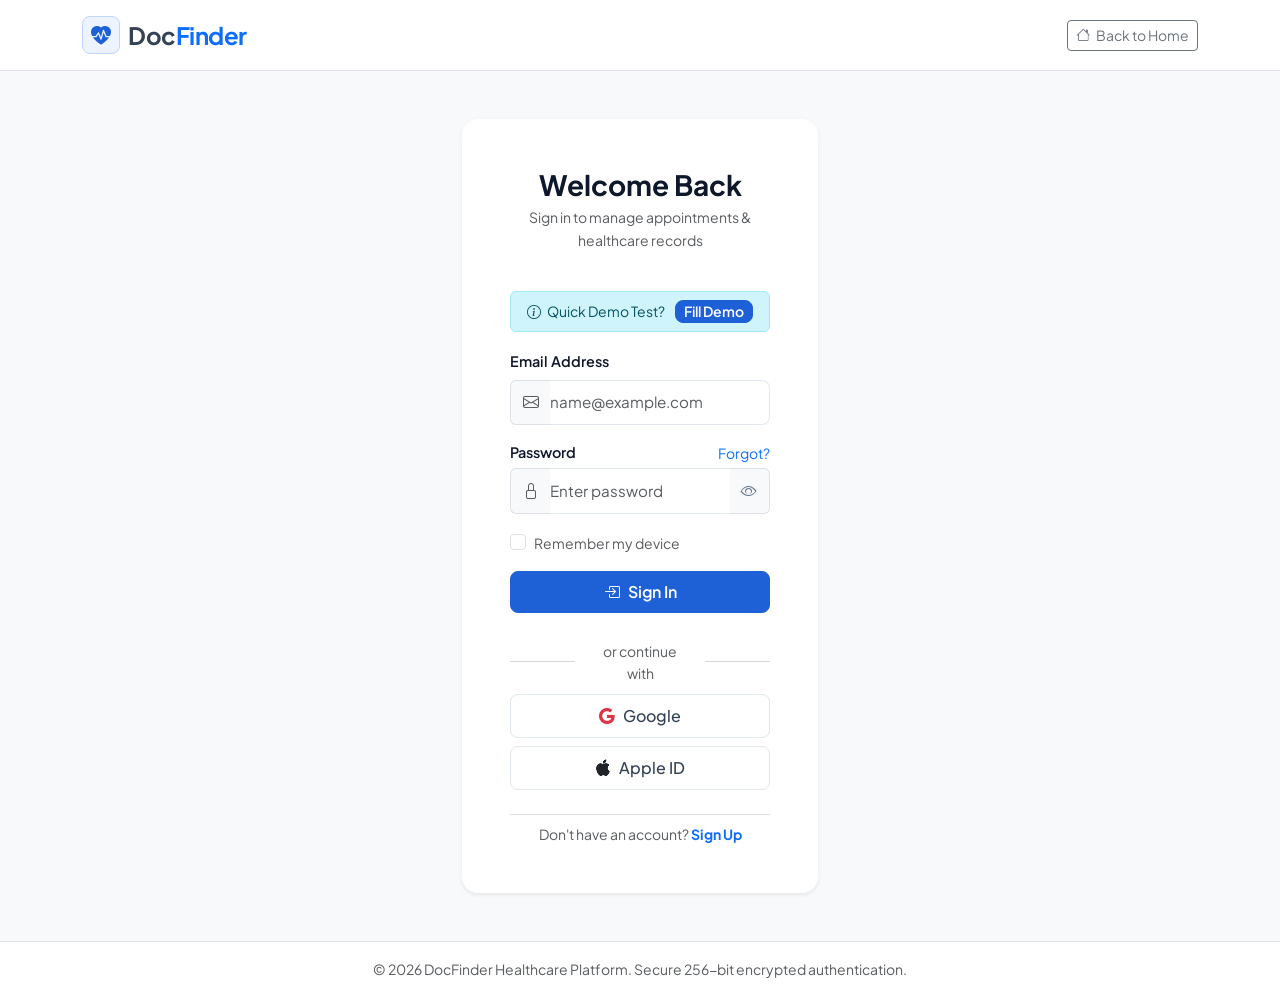
<file: docfinder/login.html>
<!DOCTYPE html>
<html lang="en">
<head>
  <meta charset="UTF-8">
  <meta name="viewport" content="width=device-width, initial-scale=1.0">
  <title>DocFinder - Login to Your Account</title>
  <meta name="description" content="Access your DocFinder account to manage doctor appointments and view medical records.">

  <!-- Google Fonts: Plus Jakarta Sans -->
  <link rel="preconnect" href="https://fonts.googleapis.com">
  <link rel="preconnect" href="https://fonts.gstatic.com" crossorigin>
  <link href="https://fonts.googleapis.com/css2?family=Plus+Jakarta+Sans:wght@400;500;600;700;800&display=swap" rel="stylesheet">

  <!-- Bootstrap 5 CSS CDN -->
  <link href="https://cdn.jsdelivr.net/npm/bootstrap@5.3.3/dist/css/bootstrap.min.css" rel="stylesheet">
  
  <!-- Bootstrap Icons CDN -->
  <link rel="stylesheet" href="https://cdn.jsdelivr.net/npm/bootstrap-icons@1.11.3/font/bootstrap-icons.min.css">

  <!-- Custom Stylesheet -->
  <link rel="stylesheet" href="css/style.css">
</head>
<body class="bg-light d-flex flex-column min-vh-100">

  <!-- Simple Header -->
  <header class="py-3 bg-white border-bottom">
    <div class="container d-flex justify-content-between align-items-center">
      <a class="navbar-brand d-flex align-items-center gap-2" href="index.html">
        <span class="brand-icon-wrapper">
          <i class="bi bi-heart-pulse-fill"></i>
        </span>
        <span class="brand-text fs-4 fw-bold">Doc<span class="text-primary">Finder</span></span>
      </a>
      <a href="index.html" class="btn btn-outline-secondary btn-sm">
        <i class="bi bi-house me-1"></i> Back to Home
      </a>
    </div>
  </header>

  <!-- Login Card Section -->
  <main class="flex-grow-1 d-flex align-items-center py-5">
    <div class="container">
      <div class="row justify-content-center">
        <div class="col-md-8 col-lg-5 col-xl-4">
          <div class="card border-0 shadow-sm p-4 p-md-5" style="border-radius: var(--df-radius-lg);">
            <div class="text-center mb-4">
              <h3 class="fw-bold mb-1">Welcome Back</h3>
              <p class="text-muted small">Sign in to manage appointments & healthcare records</p>
            </div>

            <!-- Demo Fill Assistant -->
            <div class="alert alert-info py-2 px-3 small d-flex align-items-center justify-content-between mb-3">
              <span><i class="bi bi-info-circle me-1"></i> Quick Demo Test?</span>
              <button type="button" class="btn btn-sm btn-primary-docfinder py-0 px-2 small" id="btn-demo-login">Fill Demo</button>
            </div>

            <!-- Login Form -->
            <form id="login-form">
              <div class="mb-3">
                <label for="login-email" class="form-label-docfinder">Email Address</label>
                <div class="input-group">
                  <span class="input-group-text bg-light border-end-0 text-muted"><i class="bi bi-envelope"></i></span>
                  <input type="email" class="form-control form-control-docfinder border-start-0 ps-0" id="login-email" required placeholder="name@example.com">
                </div>
              </div>

              <div class="mb-3">
                <div class="d-flex justify-content-between align-items-center mb-1">
                  <label for="login-password" class="form-label-docfinder mb-0">Password</label>
                  <a href="#" class="small text-primary text-decoration-none" data-bs-toggle="modal" data-bs-target="#forgotPasswordModal">Forgot?</a>
                </div>
                <div class="input-group">
                  <span class="input-group-text bg-light border-end-0 text-muted"><i class="bi bi-lock"></i></span>
                  <input type="password" class="form-control form-control-docfinder border-start-0 border-end-0 ps-0" id="login-password" required placeholder="Enter password">
                  <span class="input-group-text bg-light border-start-0 password-toggle-btn" data-target="login-password">
                    <i class="bi bi-eye"></i>
                  </span>
                </div>
              </div>

              <div class="mb-3 form-check">
                <input type="checkbox" class="form-check-input" id="rememberMe">
                <label class="form-check-label small text-muted" for="rememberMe">Remember my device</label>
              </div>

              <button type="submit" class="btn btn-primary-docfinder w-100 py-2 mb-3">
                <i class="bi bi-box-arrow-in-right"></i> Sign In
              </button>
            </form>

            <div class="position-relative text-center my-3">
              <hr class="text-muted">
              <span class="position-absolute top-50 start-50 translate-middle bg-white px-3 small text-muted">or continue with</span>
            </div>

            <!-- Social Logins -->
            <div class="d-grid gap-2">
              <button class="btn btn-light-docfinder d-flex align-items-center justify-content-center gap-2">
                <i class="bi bi-google text-danger"></i> Google
              </button>
              <button class="btn btn-light-docfinder d-flex align-items-center justify-content-center gap-2">
                <i class="bi bi-apple text-dark"></i> Apple ID
              </button>
            </div>

            <div class="text-center mt-4 pt-2 border-top">
              <p class="small text-muted mb-0">
                Don't have an account? <a href="register.html" class="text-primary fw-bold">Sign Up</a>
              </p>
            </div>
          </div>
        </div>
      </div>
    </div>
  </main>

  <!-- Forgot Password Modal -->
  <div class="modal fade" id="forgotPasswordModal" tabindex="-1" aria-labelledby="forgotPasswordModalLabel" aria-hidden="true">
    <div class="modal-dialog modal-dialog-centered">
      <div class="modal-content border-0 shadow">
        <div class="modal-header border-bottom-0 pb-0">
          <h5 class="modal-title fw-bold" id="forgotPasswordModalLabel">Reset Password</h5>
          <button type="button" class="btn-close" data-bs-dismiss="modal" aria-label="Close"></button>
        </div>
        <div class="modal-body">
          <p class="text-muted small">Enter the email address registered with your account and we will send a password reset code.</p>
          <div class="mb-3">
            <label class="form-label-docfinder">Registered Email</label>
            <input type="email" class="form-control form-control-docfinder" placeholder="e.g. sarah@example.com">
          </div>
        </div>
        <div class="modal-footer border-top-0 pt-0">
          <button type="button" class="btn btn-outline-secondary" data-bs-dismiss="modal">Cancel</button>
          <button type="button" class="btn btn-primary-docfinder" data-bs-dismiss="modal" onclick="alert('Reset link dispatched to your email!')">Send Reset Link</button>
        </div>
      </div>
    </div>
  </div>

  <!-- Footer Notice -->
  <footer class="py-3 text-center text-muted small bg-white border-top">
    <div class="container">
      &copy; 2026 DocFinder Healthcare Platform. Secure 256-bit encrypted authentication.
    </div>
  </footer>

  <!-- Bootstrap 5 JS Bundle CDN -->
  <script src="https://cdn.jsdelivr.net/npm/bootstrap@5.3.3/dist/js/bootstrap.bundle.min.js"></script>

  <!-- Core JavaScript -->
  <script src="js/script.js"></script>
</body>
</html>
</file>
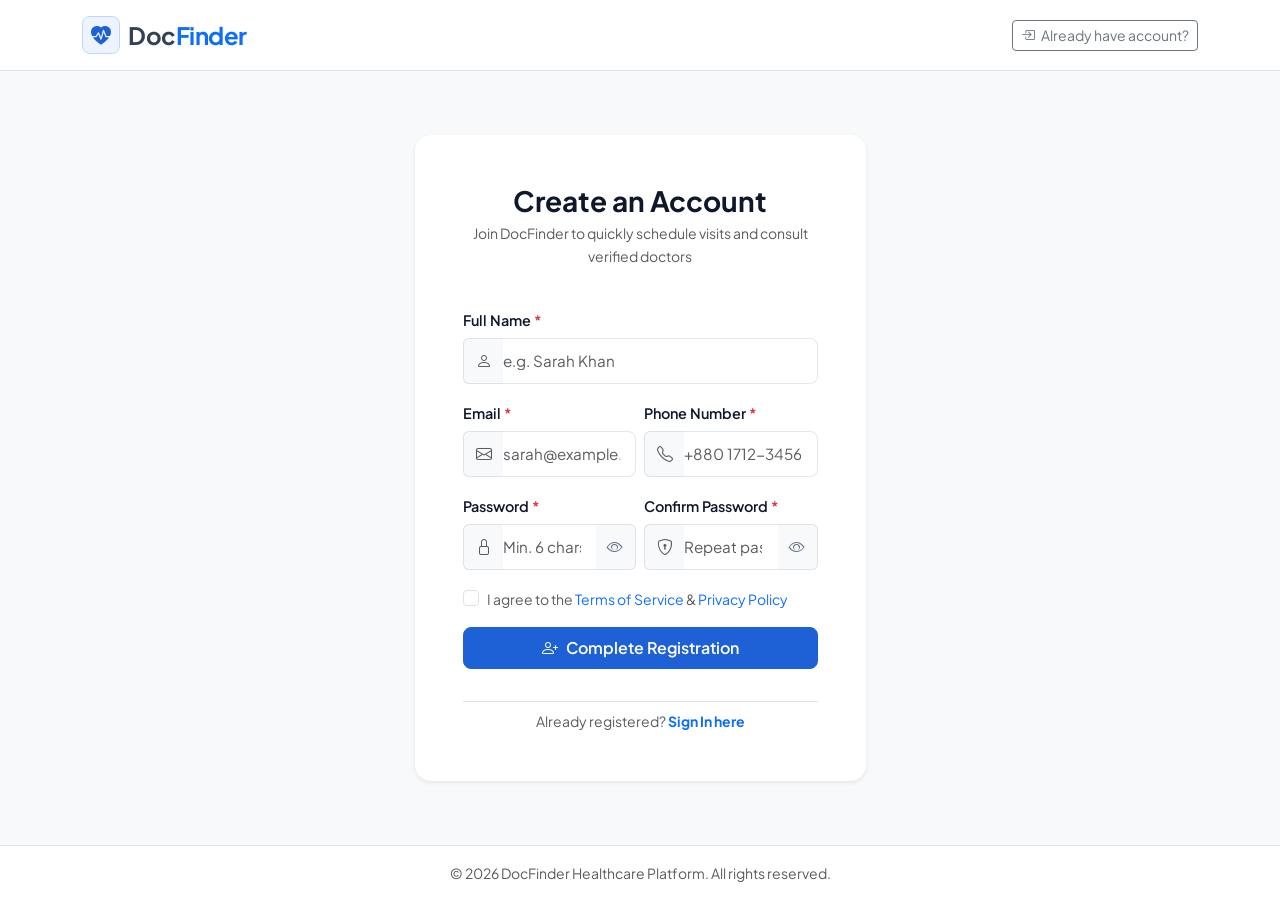
<file: docfinder/register.html>
<!DOCTYPE html>
<html lang="en">
<head>
  <meta charset="UTF-8">
  <meta name="viewport" content="width=device-width, initial-scale=1.0">
  <title>DocFinder - Create Patient Account</title>
  <meta name="description" content="Register an account on DocFinder to easily book specialist doctors and manage chamber appointments.">

  <!-- Google Fonts: Plus Jakarta Sans -->
  <link rel="preconnect" href="https://fonts.googleapis.com">
  <link rel="preconnect" href="https://fonts.gstatic.com" crossorigin>
  <link href="https://fonts.googleapis.com/css2?family=Plus+Jakarta+Sans:wght@400;500;600;700;800&display=swap" rel="stylesheet">

  <!-- Bootstrap 5 CSS CDN -->
  <link href="https://cdn.jsdelivr.net/npm/bootstrap@5.3.3/dist/css/bootstrap.min.css" rel="stylesheet">
  
  <!-- Bootstrap Icons CDN -->
  <link rel="stylesheet" href="https://cdn.jsdelivr.net/npm/bootstrap-icons@1.11.3/font/bootstrap-icons.min.css">

  <!-- Custom Stylesheet -->
  <link rel="stylesheet" href="css/style.css">
</head>
<body class="bg-light d-flex flex-column min-vh-100">

  <!-- Simple Header -->
  <header class="py-3 bg-white border-bottom">
    <div class="container d-flex justify-content-between align-items-center">
      <a class="navbar-brand d-flex align-items-center gap-2" href="index.html">
        <span class="brand-icon-wrapper">
          <i class="bi bi-heart-pulse-fill"></i>
        </span>
        <span class="brand-text fs-4 fw-bold">Doc<span class="text-primary">Finder</span></span>
      </a>
      <a href="login.html" class="btn btn-outline-secondary btn-sm">
        <i class="bi bi-box-arrow-in-right me-1"></i> Already have account?
      </a>
    </div>
  </header>

  <!-- Registration Card Section -->
  <main class="flex-grow-1 d-flex align-items-center py-5">
    <div class="container">
      <div class="row justify-content-center">
        <div class="col-md-9 col-lg-6 col-xl-5">
          <div class="card border-0 shadow-sm p-4 p-md-5" style="border-radius: var(--df-radius-lg);">
            <div class="text-center mb-4">
              <h3 class="fw-bold mb-1">Create an Account</h3>
              <p class="text-muted small">Join DocFinder to quickly schedule visits and consult verified doctors</p>
            </div>

            <!-- Registration Form -->
            <form id="register-form">
              <div class="mb-3">
                <label for="reg-name" class="form-label-docfinder">Full Name <span class="text-danger">*</span></label>
                <div class="input-group">
                  <span class="input-group-text bg-light border-end-0 text-muted"><i class="bi bi-person"></i></span>
                  <input type="text" class="form-control form-control-docfinder border-start-0 ps-0" id="reg-name" required placeholder="e.g. Sarah Khan">
                </div>
              </div>

              <div class="row g-2 mb-3">
                <div class="col-md-6">
                  <label for="reg-email" class="form-label-docfinder">Email <span class="text-danger">*</span></label>
                  <div class="input-group">
                    <span class="input-group-text bg-light border-end-0 text-muted"><i class="bi bi-envelope"></i></span>
                    <input type="email" class="form-control form-control-docfinder border-start-0 ps-0" id="reg-email" required placeholder="sarah@example.com">
                  </div>
                </div>

                <div class="col-md-6">
                  <label for="reg-phone" class="form-label-docfinder">Phone Number <span class="text-danger">*</span></label>
                  <div class="input-group">
                    <span class="input-group-text bg-light border-end-0 text-muted"><i class="bi bi-telephone"></i></span>
                    <input type="tel" class="form-control form-control-docfinder border-start-0 ps-0" id="reg-phone" required placeholder="+880 1712-345678">
                  </div>
                </div>
              </div>

              <div class="row g-2 mb-3">
                <div class="col-md-6">
                  <label for="reg-password" class="form-label-docfinder">Password <span class="text-danger">*</span></label>
                  <div class="input-group">
                    <span class="input-group-text bg-light border-end-0 text-muted"><i class="bi bi-lock"></i></span>
                    <input type="password" class="form-control form-control-docfinder border-start-0 border-end-0 ps-0" id="reg-password" required placeholder="Min. 6 chars">
                    <span class="input-group-text bg-light border-start-0 password-toggle-btn" data-target="reg-password">
                      <i class="bi bi-eye"></i>
                    </span>
                  </div>
                </div>

                <div class="col-md-6">
                  <label for="reg-confirm-password" class="form-label-docfinder">Confirm Password <span class="text-danger">*</span></label>
                  <div class="input-group">
                    <span class="input-group-text bg-light border-end-0 text-muted"><i class="bi bi-shield-lock"></i></span>
                    <input type="password" class="form-control form-control-docfinder border-start-0 border-end-0 ps-0" id="reg-confirm-password" required placeholder="Repeat password">
                    <span class="input-group-text bg-light border-start-0 password-toggle-btn" data-target="reg-confirm-password">
                      <i class="bi bi-eye"></i>
                    </span>
                  </div>
                </div>
              </div>

              <div class="mb-3 form-check">
                <input type="checkbox" class="form-check-input" id="reg-terms" required>
                <label class="form-check-label small text-muted" for="reg-terms">
                  I agree to the <a href="#" data-bs-toggle="modal" data-bs-target="#termsModal" class="text-primary">Terms of Service</a> & <a href="#" class="text-primary">Privacy Policy</a>
                </label>
              </div>

              <button type="submit" class="btn btn-primary-docfinder w-100 py-2 mb-3">
                <i class="bi bi-person-plus"></i> Complete Registration
              </button>
            </form>

            <div class="text-center mt-3 pt-2 border-top">
              <p class="small text-muted mb-0">
                Already registered? <a href="login.html" class="text-primary fw-bold">Sign In here</a>
              </p>
            </div>
          </div>
        </div>
      </div>
    </div>
  </main>

  <!-- Terms Modal -->
  <div class="modal fade" id="termsModal" tabindex="-1" aria-labelledby="termsModalLabel" aria-hidden="true">
    <div class="modal-dialog modal-dialog-centered modal-dialog-scrollable">
      <div class="modal-content border-0 shadow">
        <div class="modal-header">
          <h5 class="modal-title fw-bold" id="termsModalLabel">DocFinder Terms & Conditions</h5>
          <button type="button" class="btn-close" data-bs-dismiss="modal" aria-label="Close"></button>
        </div>
        <div class="modal-body small text-muted">
          <h6>1. Healthcare Information</h6>
          <p>DocFinder acts as an informational directory and scheduling intermediary connecting registered patients with licensed medical practitioners.</p>
          <h6>2. Appointment Confirmation</h6>
          <p>Upon booking, slots are reserved in real time. Patients receive SMS notifications. In emergency cases, please contact local emergency emergency facilities directly.</p>
          <h6>3. Privacy & Health Records</h6>
          <p>Your health data and contact numbers are encrypted and protected in accordance with national health privacy compliance.</p>
        </div>
        <div class="modal-footer">
          <button type="button" class="btn btn-primary-docfinder" data-bs-dismiss="modal">I Understand</button>
        </div>
      </div>
    </div>
  </div>

  <!-- Footer Notice -->
  <footer class="py-3 text-center text-muted small bg-white border-top">
    <div class="container">
      &copy; 2026 DocFinder Healthcare Platform. All rights reserved.
    </div>
  </footer>

  <!-- Bootstrap 5 JS Bundle CDN -->
  <script src="https://cdn.jsdelivr.net/npm/bootstrap@5.3.3/dist/js/bootstrap.bundle.min.js"></script>

  <!-- Core JavaScript -->
  <script src="js/script.js"></script>
</body>
</html>
</file>
<file: docfinder/css/style.css>
/* ==========================================================================
   DocFinder - Modern Healthcare Platform Stylesheet
   Based on DocFinder UI Presentation
   ========================================================================== */

:root {
  /* Brand Colors - matching PDF presentation */
  --df-primary: #1e60d5;
  --df-primary-hover: #154fb5;
  --df-primary-dark: #0f357e;
  --df-primary-subtle: #edf4ff;
  --df-primary-border: #bfd7ff;
  
  --df-secondary: #0ea5e9;
  --df-success: #10b981;
  --df-success-subtle: #d1fae5;
  --df-warning: #f59e0b;
  --df-warning-subtle: #fef3c7;
  --df-danger: #ef4444;
  --df-danger-subtle: #fee2e2;

  /* Neutrals */
  --df-dark: #0f172a;
  --df-slate: #1e293b;
  --df-body: #334155;
  --df-muted: #64748b;
  --df-light: #f8fafc;
  --df-card-bg: #ffffff;
  --df-border: #e2e8f0;
  --df-border-subtle: #f1f5f9;

  /* Typography */
  --df-font-sans: 'Plus Jakarta Sans', system-ui, -apple-system, BlinkMacSystemFont, 'Segoe UI', Roboto, 'Helvetica Neue', sans-serif;

  /* Geometry & Shadows */
  --df-radius-sm: 8px;
  --df-radius: 12px;
  --df-radius-lg: 16px;
  --df-radius-xl: 24px;
  --df-radius-pill: 9999px;

  --df-shadow-xs: 0 1px 2px rgba(15, 23, 42, 0.05);
  --df-shadow-sm: 0 2px 6px rgba(15, 23, 42, 0.06);
  --df-shadow: 0 6px 20px -3px rgba(15, 23, 42, 0.07), 0 2px 6px -2px rgba(15, 23, 42, 0.04);
  --df-shadow-hover: 0 14px 28px -4px rgba(15, 23, 42, 0.12), 0 4px 10px -2px rgba(15, 23, 42, 0.06);

  --df-transition: all 0.25s cubic-bezier(0.4, 0, 0.2, 1);
}

/* Base Setup */
*, *::before, *::after {
  box-sizing: border-box;
}

body {
  font-family: var(--df-font-sans);
  color: var(--df-body);
  background-color: var(--df-light);
  line-height: 1.6;
  -webkit-font-smoothing: antialiased;
  -moz-osx-font-smoothing: grayscale;
  overflow-x: hidden;
  min-height: 100vh;
  display: flex;
  flex-direction: column;
}

main {
  flex: 1 0 auto;
}

h1, h2, h3, h4, h5, h6 {
  color: var(--df-dark);
  font-weight: 700;
  line-height: 1.25;
}

a {
  color: var(--df-primary);
  text-decoration: none;
  transition: var(--df-transition);
}

a:hover {
  color: var(--df-primary-hover);
}

/* ==========================================================================
   Custom UI / Navigation Header
   ========================================================================== */
.navbar-docfinder {
  background: var(--df-card-bg);
  border-bottom: 1px solid var(--df-border);
  padding: 0.85rem 0;
  transition: var(--df-transition);
}

.navbar-docfinder .navbar-brand {
  display: inline-flex;
  align-items: center;
  gap: 0.6rem;
  font-weight: 800;
  font-size: 1.35rem;
  color: var(--df-dark);
}

.brand-icon-wrapper {
  width: 38px;
  height: 38px;
  background: var(--df-primary-subtle);
  color: var(--df-primary);
  border-radius: var(--df-radius-sm);
  display: inline-flex;
  align-items: center;
  justify-content: center;
  font-size: 1.25rem;
  border: 1px solid var(--df-primary-border);
}

.brand-text {
  letter-spacing: -0.02em;
}

.brand-text span {
  color: var(--df-primary);
}

.navbar-docfinder .nav-link {
  color: var(--df-body);
  font-weight: 500;
  font-size: 0.95rem;
  padding: 0.5rem 1rem !important;
  border-radius: var(--df-radius-sm);
  transition: var(--df-transition);
}

.navbar-docfinder .nav-link:hover,
.navbar-docfinder .nav-link.active {
  color: var(--df-primary);
  background: var(--df-primary-subtle);
}

.btn-primary-docfinder {
  background-color: var(--df-primary);
  border-color: var(--df-primary);
  color: #ffffff;
  font-weight: 600;
  padding: 0.6rem 1.4rem;
  border-radius: var(--df-radius-sm);
  transition: var(--df-transition);
  display: inline-flex;
  align-items: center;
  justify-content: center;
  gap: 0.5rem;
}

.btn-primary-docfinder:hover,
.btn-primary-docfinder:focus {
  background-color: var(--df-primary-hover);
  border-color: var(--df-primary-hover);
  color: #ffffff;
  box-shadow: 0 4px 12px rgba(30, 96, 213, 0.35);
  transform: translateY(-1px);
}

.btn-outline-docfinder {
  background-color: transparent;
  border: 1px solid var(--df-primary);
  color: var(--df-primary);
  font-weight: 600;
  padding: 0.55rem 1.3rem;
  border-radius: var(--df-radius-sm);
  transition: var(--df-transition);
  display: inline-flex;
  align-items: center;
  justify-content: center;
  gap: 0.5rem;
}

.btn-outline-docfinder:hover {
  background-color: var(--df-primary-subtle);
  border-color: var(--df-primary);
  color: var(--df-primary-hover);
  transform: translateY(-1px);
}

.btn-light-docfinder {
  background-color: #ffffff;
  border: 1px solid var(--df-border);
  color: var(--df-body);
  font-weight: 500;
  padding: 0.55rem 1.2rem;
  border-radius: var(--df-radius-sm);
  transition: var(--df-transition);
}

.btn-light-docfinder:hover {
  background-color: var(--df-light);
  border-color: var(--df-muted);
  color: var(--df-dark);
}

/* ==========================================================================
   Hero Section (as shown on Page 2)
   ========================================================================== */
.hero-section {
  padding: 4.5rem 0 3.5rem;
  background: radial-gradient(circle at 50% 20%, rgba(237, 244, 255, 0.7) 0%, rgba(248, 250, 252, 0.9) 70%);
  text-align: center;
  position: relative;
}

.hero-badge {
  display: inline-flex;
  align-items: center;
  gap: 0.5rem;
  padding: 0.4rem 1rem;
  background: var(--df-primary-subtle);
  color: var(--df-primary);
  border: 1px solid var(--df-primary-border);
  border-radius: var(--df-radius-pill);
  font-size: 0.85rem;
  font-weight: 600;
  margin-bottom: 1.5rem;
}

.hero-title {
  font-size: 2.75rem;
  font-weight: 800;
  color: var(--df-dark);
  letter-spacing: -0.03em;
  margin-bottom: 1rem;
}

.hero-subtitle {
  font-size: 1.15rem;
  color: var(--df-muted);
  max-width: 620px;
  margin: 0 auto 2.5rem;
}

/* Hero Search Component */
.hero-search-box {
  max-width: 820px;
  margin: 0 auto;
  background: #ffffff;
  padding: 0.5rem;
  border-radius: var(--df-radius-lg);
  border: 1px solid var(--df-border);
  box-shadow: var(--df-shadow);
  transition: var(--df-transition);
}

.hero-search-box:focus-within {
  border-color: var(--df-primary);
  box-shadow: 0 8px 30px rgba(30, 96, 213, 0.15);
}

.hero-search-inner {
  display: flex;
  flex-wrap: wrap;
  align-items: center;
  gap: 0.5rem;
}

.search-input-group {
  flex: 1 1 240px;
  display: flex;
  align-items: center;
  gap: 0.6rem;
  padding: 0.4rem 0.8rem;
  border-right: 1px solid var(--df-border);
}

.search-input-group:last-of-type {
  border-right: none;
}

@media (max-width: 767.98px) {
  .search-input-group {
    border-right: none;
    border-bottom: 1px solid var(--df-border);
    padding-bottom: 0.6rem;
  }
}

.search-input-group i {
  color: var(--df-primary);
  font-size: 1.1rem;
}

.search-input-group input,
.search-input-group select {
  border: none;
  background: transparent;
  outline: none;
  width: 100%;
  font-size: 0.95rem;
  color: var(--df-dark);
}

.search-input-group input::placeholder {
  color: var(--df-muted);
}

/* Quick Feature Cards (Page 2: 4 cards below hero) */
.quick-feature-grid {
  margin-top: 3rem;
}

.quick-feature-card {
  background: #ffffff;
  border: 1px solid var(--df-border);
  border-radius: var(--df-radius);
  padding: 1.5rem 1.25rem;
  text-align: center;
  transition: var(--df-transition);
  height: 100%;
  display: flex;
  flex-direction: column;
  align-items: center;
  justify-content: center;
  cursor: pointer;
  text-decoration: none;
}

.quick-feature-card:hover {
  border-color: var(--df-primary);
  transform: translateY(-4px);
  box-shadow: var(--df-shadow-hover);
}

.feature-icon-box {
  width: 52px;
  height: 52px;
  border-radius: var(--df-radius-sm);
  background: var(--df-primary-subtle);
  color: var(--df-primary);
  display: flex;
  align-items: center;
  justify-content: center;
  font-size: 1.5rem;
  margin-bottom: 0.9rem;
  border: 1px solid var(--df-primary-border);
  transition: var(--df-transition);
}

.quick-feature-card:hover .feature-icon-box {
  background: var(--df-primary);
  color: #ffffff;
}

.quick-feature-title {
  font-size: 1.05rem;
  font-weight: 700;
  color: var(--df-dark);
  margin-bottom: 0.25rem;
}

.quick-feature-sub {
  font-size: 0.85rem;
  color: var(--df-muted);
  margin: 0;
}

/* Popular Tag Pills */
.popular-tags-wrapper {
  display: flex;
  flex-wrap: wrap;
  align-items: center;
  justify-content: center;
  gap: 0.6rem;
  margin-top: 1.5rem;
}

.popular-label {
  font-size: 0.85rem;
  color: var(--df-muted);
  font-weight: 600;
}

.tag-pill {
  font-size: 0.82rem;
  padding: 0.35rem 0.85rem;
  background: #ffffff;
  border: 1px solid var(--df-border);
  border-radius: var(--df-radius-pill);
  color: var(--df-body);
  transition: var(--df-transition);
}

.tag-pill:hover {
  background: var(--df-primary-subtle);
  color: var(--df-primary);
  border-color: var(--df-primary-border);
}

/* ==========================================================================
   Doctor Card (Matching PDF Page 3 & Page 4)
   ========================================================================== */
.doctor-card {
  background: var(--df-card-bg);
  border: 1px solid var(--df-border);
  border-radius: var(--df-radius);
  padding: 1.4rem;
  margin-bottom: 1.25rem;
  transition: var(--df-transition);
  box-shadow: var(--df-shadow-xs);
  position: relative;
}

.doctor-card:hover {
  border-color: var(--df-primary-border);
  box-shadow: var(--df-shadow);
  transform: translateY(-2px);
}

.doctor-card-content {
  display: flex;
  align-items: center;
  gap: 1.25rem;
  flex-wrap: wrap;
}

.doctor-avatar-box {
  position: relative;
  width: 72px;
  height: 72px;
  border-radius: var(--df-radius-pill);
  background: var(--df-primary-subtle);
  border: 2px solid var(--df-primary-border);
  display: flex;
  align-items: center;
  justify-content: center;
  overflow: hidden;
  flex-shrink: 0;
}

.doctor-avatar-box img {
  width: 100%;
  height: 100%;
  object-fit: cover;
}

.doctor-avatar-placeholder {
  font-size: 2rem;
  color: var(--df-primary);
}

.online-indicator {
  position: absolute;
  bottom: 2px;
  right: 2px;
  width: 14px;
  height: 14px;
  background: var(--df-success);
  border: 2px solid #ffffff;
  border-radius: 50%;
}

.doctor-info-box {
  flex: 1 1 260px;
}

.doctor-name {
  font-size: 1.2rem;
  font-weight: 700;
  color: var(--df-dark);
  margin-bottom: 0.2rem;
  display: flex;
  align-items: center;
  gap: 0.5rem;
}

.verified-badge {
  color: var(--df-primary);
  font-size: 0.95rem;
}

.doctor-specialty-fee {
  font-size: 0.92rem;
  color: var(--df-muted);
  margin-bottom: 0.4rem;
}

.doctor-fee-highlight {
  color: var(--df-primary);
  font-weight: 700;
}

.doctor-rating-pill {
  display: inline-flex;
  align-items: center;
  gap: 0.3rem;
  font-size: 0.85rem;
  font-weight: 700;
  color: #b45309;
  background: #fef3c7;
  padding: 0.15rem 0.55rem;
  border-radius: var(--df-radius-pill);
}

.doctor-rating-pill i {
  color: #f59e0b;
}

.doctor-meta-items {
  display: flex;
  flex-wrap: wrap;
  gap: 1rem;
  font-size: 0.85rem;
  color: var(--df-muted);
  margin-top: 0.5rem;
}

.doctor-meta-item {
  display: inline-flex;
  align-items: center;
  gap: 0.35rem;
}

.doctor-action-box {
  display: flex;
  align-items: center;
  gap: 0.6rem;
  flex-shrink: 0;
}

.btn-bookmark {
  width: 42px;
  height: 42px;
  border-radius: var(--df-radius-sm);
  border: 1px solid var(--df-border);
  background: #ffffff;
  color: var(--df-muted);
  display: inline-flex;
  align-items: center;
  justify-content: center;
  transition: var(--df-transition);
  cursor: pointer;
}

.btn-bookmark:hover,
.btn-bookmark.active {
  color: var(--df-danger);
  border-color: var(--df-danger);
  background: var(--df-danger-subtle);
}

/* ==========================================================================
   Filter Sidebar (Page 3: Specialties Sidebar)
   ========================================================================== */
.filter-card {
  background: var(--df-card-bg);
  border: 1px solid var(--df-border);
  border-radius: var(--df-radius);
  padding: 1.4rem;
  box-shadow: var(--df-shadow-xs);
  margin-bottom: 1.5rem;
}

.filter-title {
  font-size: 1rem;
  font-weight: 700;
  color: var(--df-dark);
  margin-bottom: 1rem;
  padding-bottom: 0.6rem;
  border-bottom: 1px solid var(--df-border);
  display: flex;
  align-items: center;
  justify-content: space-between;
}

.filter-list {
  list-style: none;
  padding: 0;
  margin: 0;
}

.filter-list-item {
  margin-bottom: 0.4rem;
}

.filter-link {
  display: flex;
  align-items: center;
  justify-content: space-between;
  padding: 0.45rem 0.75rem;
  border-radius: var(--df-radius-sm);
  color: var(--df-body);
  font-size: 0.9rem;
  font-weight: 500;
  transition: var(--df-transition);
}

.filter-link:hover,
.filter-link.active {
  background: var(--df-primary-subtle);
  color: var(--df-primary);
  font-weight: 600;
}

.filter-badge {
  background: var(--df-light);
  color: var(--df-muted);
  font-size: 0.75rem;
  padding: 0.15rem 0.5rem;
  border-radius: var(--df-radius-pill);
}

.filter-link.active .filter-badge {
  background: var(--df-primary);
  color: #ffffff;
}

/* ==========================================================================
   Doctor Profile Details (Page 4)
   ========================================================================== */
.profile-hero-card {
  background: var(--df-card-bg);
  border: 1px solid var(--df-border);
  border-radius: var(--df-radius-lg);
  padding: 2rem;
  box-shadow: var(--df-shadow);
  margin-bottom: 1.5rem;
}

.profile-avatar-large {
  width: 96px;
  height: 96px;
  border-radius: var(--df-radius-pill);
  background: var(--df-primary-subtle);
  border: 3px solid var(--df-primary-border);
  display: flex;
  align-items: center;
  justify-content: center;
  font-size: 3rem;
  color: var(--df-primary);
  overflow: hidden;
  flex-shrink: 0;
}

.profile-avatar-large img {
  width: 100%;
  height: 100%;
  object-fit: cover;
}

/* 3-Column Info Cards as shown on Page 4 */
.info-metrics-row {
  display: grid;
  grid-template-columns: repeat(3, 1fr);
  gap: 1rem;
  margin: 1.5rem 0;
}

@media (max-width: 767.98px) {
  .info-metrics-row {
    grid-template-columns: 1fr;
  }
}

.info-metric-card {
  background: var(--df-light);
  border: 1px solid var(--df-border);
  border-radius: var(--df-radius);
  padding: 1rem;
  text-align: center;
}

.info-metric-label {
  font-size: 0.82rem;
  text-transform: uppercase;
  letter-spacing: 0.04em;
  color: var(--df-muted);
  font-weight: 600;
  margin-bottom: 0.35rem;
}

.info-metric-value {
  font-size: 1.15rem;
  font-weight: 700;
  color: var(--df-dark);
}

.info-metric-value.highlight {
  color: var(--df-primary);
}

/* ==========================================================================
   Booking Flow & Stepper (Page 5, 6, 7)
   ========================================================================== */
.booking-container-card {
  background: var(--df-card-bg);
  border: 1px solid var(--df-border);
  border-radius: var(--df-radius-lg);
  box-shadow: var(--df-shadow);
  padding: 2rem;
  margin-bottom: 2rem;
}

/* 3-Step Progress Bar (Page 6) */
.step-progress-wrapper {
  display: flex;
  align-items: center;
  justify-content: center;
  gap: 1rem;
  margin-bottom: 2.5rem;
  padding-bottom: 1.5rem;
  border-bottom: 1px solid var(--df-border);
}

.step-item {
  display: flex;
  align-items: center;
  gap: 0.5rem;
  font-size: 0.92rem;
  font-weight: 600;
  color: var(--df-muted);
}

.step-item.active {
  color: var(--df-primary);
}

.step-item.completed {
  color: var(--df-success);
}

.step-circle {
  width: 32px;
  height: 32px;
  border-radius: 50%;
  border: 2px solid var(--df-border);
  display: inline-flex;
  align-items: center;
  justify-content: center;
  font-size: 0.85rem;
  font-weight: 700;
  background: var(--df-light);
  color: var(--df-muted);
}

.step-item.active .step-circle {
  background: var(--df-primary);
  border-color: var(--df-primary);
  color: #ffffff;
}

.step-item.completed .step-circle {
  background: var(--df-success);
  border-color: var(--df-success);
  color: #ffffff;
}

.step-divider-line {
  flex: 0 0 40px;
  height: 2px;
  background: var(--df-border);
}

.step-item.completed + .step-divider-line,
.step-item.active + .step-divider-line {
  background: var(--df-primary);
}

/* Calendar Date Selection (Page 5) */
.calendar-card {
  background: var(--df-light);
  border: 1px solid var(--df-border);
  border-radius: var(--df-radius);
  padding: 1.25rem;
}

.calendar-header {
  display: flex;
  align-items: center;
  justify-content: space-between;
  margin-bottom: 1rem;
  font-weight: 700;
  color: var(--df-dark);
}

.calendar-days-row {
  display: grid;
  grid-template-columns: repeat(7, 1fr);
  text-align: center;
  font-size: 0.8rem;
  font-weight: 600;
  color: var(--df-muted);
  margin-bottom: 0.5rem;
}

.calendar-dates-grid {
  display: grid;
  grid-template-columns: repeat(7, 1fr);
  gap: 0.4rem;
  text-align: center;
}

.calendar-date-btn {
  aspect-ratio: 1;
  border: 1px solid transparent;
  background: #ffffff;
  border-radius: var(--df-radius-sm);
  font-weight: 600;
  font-size: 0.88rem;
  color: var(--df-dark);
  display: flex;
  align-items: center;
  justify-content: center;
  cursor: pointer;
  transition: var(--df-transition);
}

.calendar-date-btn:hover {
  background: var(--df-primary-subtle);
  color: var(--df-primary);
  border-color: var(--df-primary-border);
}

.calendar-date-btn.active {
  background: var(--df-primary) !important;
  color: #ffffff !important;
  border-color: var(--df-primary) !important;
  box-shadow: 0 4px 10px rgba(30, 96, 213, 0.3);
}

.calendar-date-btn.disabled {
  opacity: 0.35;
  cursor: not-allowed;
  pointer-events: none;
}

/* Available Time Slots Grid (Page 5) */
.time-slots-grid {
  display: grid;
  grid-template-columns: repeat(2, 1fr);
  gap: 0.75rem;
  margin-top: 1rem;
}

.time-slot-btn {
  padding: 0.75rem 1rem;
  border: 1px solid var(--df-border);
  background: #ffffff;
  border-radius: var(--df-radius-sm);
  font-weight: 600;
  font-size: 0.92rem;
  color: var(--df-dark);
  text-align: center;
  cursor: pointer;
  transition: var(--df-transition);
}

.time-slot-btn:hover {
  border-color: var(--df-primary);
  color: var(--df-primary);
  background: var(--df-primary-subtle);
}

.time-slot-btn.active {
  border-color: var(--df-primary);
  background: var(--df-primary-subtle);
  color: var(--df-primary);
  box-shadow: inset 0 0 0 1px var(--df-primary);
}

/* Patient Form (Page 6) */
.form-label-docfinder {
  font-weight: 600;
  font-size: 0.9rem;
  color: var(--df-dark);
  margin-bottom: 0.4rem;
}

.form-control-docfinder {
  border: 1px solid var(--df-border);
  border-radius: var(--df-radius-sm);
  padding: 0.65rem 0.95rem;
  font-size: 0.95rem;
  color: var(--df-dark);
  background-color: #ffffff;
  transition: var(--df-transition);
}

.form-control-docfinder:focus {
  border-color: var(--df-primary);
  box-shadow: 0 0 0 3px rgba(30, 96, 213, 0.15);
  outline: none;
}

/* Confirmation Screen (Page 7) */
.confirmation-card {
  text-align: center;
  padding: 2.5rem 1.5rem;
}

.success-icon-circle {
  width: 76px;
  height: 76px;
  border-radius: 50%;
  background: var(--df-success-subtle);
  color: var(--df-success);
  display: inline-flex;
  align-items: center;
  justify-content: center;
  font-size: 2.5rem;
  margin-bottom: 1.5rem;
  border: 3px solid rgba(16, 185, 129, 0.2);
  animation: pulse-success 2s infinite;
}

@keyframes pulse-success {
  0% { transform: scale(0.98); box-shadow: 0 0 0 0 rgba(16, 185, 129, 0.4); }
  70% { transform: scale(1); box-shadow: 0 0 0 12px rgba(16, 185, 129, 0); }
  100% { transform: scale(0.98); box-shadow: 0 0 0 0 rgba(16, 185, 129, 0); }
}

.confirmation-summary-receipt {
  background: var(--df-light);
  border: 1px solid var(--df-border);
  border-radius: var(--df-radius);
  padding: 1.5rem;
  max-width: 580px;
  margin: 2rem auto;
  text-align: left;
}

/* ==========================================================================
   Dashboard Components (Page 7/8 user flow & specs)
   ========================================================================== */
.dashboard-layout {
  display: flex;
  min-height: calc(100vh - 72px);
}

.dashboard-sidebar {
  width: 260px;
  background: #ffffff;
  border-right: 1px solid var(--df-border);
  padding: 1.5rem 1rem;
  flex-shrink: 0;
  transition: var(--df-transition);
}

@media (max-width: 991.98px) {
  .dashboard-sidebar {
    position: fixed;
    top: 0;
    left: -260px;
    height: 100vh;
    z-index: 1040;
    box-shadow: var(--df-shadow-hover);
  }
  .dashboard-sidebar.show {
    left: 0;
  }
}

.dashboard-content {
  flex: 1 1 auto;
  padding: 2rem;
  background: var(--df-light);
}

@media (max-width: 575.98px) {
  .dashboard-content {
    padding: 1rem;
  }
}

.sidebar-menu {
  list-style: none;
  padding: 0;
  margin: 0;
}

.sidebar-menu-item {
  margin-bottom: 0.35rem;
}

.sidebar-menu-link {
  display: flex;
  align-items: center;
  gap: 0.75rem;
  padding: 0.75rem 1rem;
  border-radius: var(--df-radius-sm);
  color: var(--df-body);
  font-weight: 600;
  font-size: 0.92rem;
  transition: var(--df-transition);
}

.sidebar-menu-link:hover,
.sidebar-menu-link.active {
  background: var(--df-primary-subtle);
  color: var(--df-primary);
}

.sidebar-menu-link i {
  font-size: 1.15rem;
}

/* Stat Cards */
.stat-card {
  background: #ffffff;
  border: 1px solid var(--df-border);
  border-radius: var(--df-radius);
  padding: 1.25rem 1.5rem;
  box-shadow: var(--df-shadow-xs);
  height: 100%;
  display: flex;
  align-items: center;
  gap: 1.25rem;
  transition: var(--df-transition);
}

.stat-card:hover {
  transform: translateY(-2px);
  box-shadow: var(--df-shadow);
}

.stat-icon {
  width: 54px;
  height: 54px;
  border-radius: var(--df-radius-sm);
  display: flex;
  align-items: center;
  justify-content: center;
  font-size: 1.5rem;
  flex-shrink: 0;
}

.stat-icon.primary { background: var(--df-primary-subtle); color: var(--df-primary); }
.stat-icon.success { background: var(--df-success-subtle); color: var(--df-success); }
.stat-icon.warning { background: var(--df-warning-subtle); color: var(--df-warning); }
.stat-icon.danger { background: var(--df-danger-subtle); color: var(--df-danger); }

.stat-value {
  font-size: 1.75rem;
  font-weight: 800;
  color: var(--df-dark);
  line-height: 1.1;
}

.stat-label {
  font-size: 0.85rem;
  color: var(--df-muted);
  font-weight: 500;
  margin: 0;
}

/* Modern Tables */
.table-docfinder {
  width: 100%;
  border-collapse: separate;
  border-spacing: 0;
}

.table-docfinder th {
  background: var(--df-light);
  font-size: 0.82rem;
  text-transform: uppercase;
  letter-spacing: 0.04em;
  color: var(--df-muted);
  font-weight: 700;
  padding: 0.85rem 1rem;
  border-bottom: 1px solid var(--df-border);
}

.table-docfinder td {
  padding: 1rem;
  border-bottom: 1px solid var(--df-border-subtle);
  vertical-align: middle;
  background: #ffffff;
  font-size: 0.9rem;
}

.table-docfinder tr:last-child td {
  border-bottom: none;
}

/* Status Badges */
.badge-status {
  font-size: 0.78rem;
  font-weight: 600;
  padding: 0.3rem 0.75rem;
  border-radius: var(--df-radius-pill);
  display: inline-flex;
  align-items: center;
  gap: 0.35rem;
}

.badge-status.confirmed {
  background: var(--df-success-subtle);
  color: var(--df-success);
}

.badge-status.pending {
  background: var(--df-warning-subtle);
  color: var(--df-warning);
}

.badge-status.cancelled {
  background: var(--df-danger-subtle);
  color: var(--df-danger);
}

/* ==========================================================================
   Presentation Screen Callout / Mock Window (from PDF)
   ========================================================================== */
.browser-window-frame {
  background: #ffffff;
  border: 1px solid var(--df-border);
  border-radius: var(--df-radius-lg);
  overflow: hidden;
  box-shadow: var(--df-shadow);
}

.browser-window-topbar {
  background: #f1f5f9;
  padding: 0.6rem 1rem;
  display: flex;
  align-items: center;
  gap: 0.8rem;
  border-bottom: 1px solid var(--df-border);
}

.browser-dots {
  display: flex;
  gap: 0.4rem;
}

.browser-dot {
  width: 10px;
  height: 10px;
  border-radius: 50%;
}

.browser-dot.red { background: #ef4444; }
.browser-dot.yellow { background: #f59e0b; }
.browser-dot.green { background: #10b981; }

.browser-url-bar {
  flex: 1;
  background: #ffffff;
  border: 1px solid var(--df-border);
  border-radius: var(--df-radius-pill);
  padding: 0.2rem 1rem;
  font-size: 0.78rem;
  color: var(--df-muted);
  font-family: monospace;
}

/* ==========================================================================
   User Journey Section (Page 8)
   ========================================================================== */
.user-journey-section {
  padding: 4rem 0;
  background: #ffffff;
}

.journey-step-card {
  background: var(--df-light);
  border: 1px solid var(--df-border);
  border-radius: var(--df-radius);
  padding: 1.75rem;
  height: 100%;
  position: relative;
  transition: var(--df-transition);
}

.journey-step-card:hover {
  transform: translateY(-4px);
  border-color: var(--df-primary);
  box-shadow: var(--df-shadow);
}

.journey-step-num {
  width: 32px;
  height: 32px;
  border-radius: 50%;
  background: var(--df-primary);
  color: #ffffff;
  display: flex;
  align-items: center;
  justify-content: center;
  font-weight: 700;
  font-size: 0.9rem;
  margin-bottom: 1rem;
}

/* Bottom Banner (Page 8) */
.docfinder-banner-cta {
  background: linear-gradient(135deg, #1e60d5 0%, #0e3ea0 100%);
  border-radius: var(--df-radius-lg);
  padding: 2.5rem 3rem;
  color: #ffffff;
  margin: 3rem 0;
}

@media (max-width: 767.98px) {
  .docfinder-banner-cta {
    padding: 2rem 1.5rem;
  }
}

/* ==========================================================================
   Footer
   ========================================================================== */
.footer-docfinder {
  background: var(--df-dark);
  color: #94a3b8;
  padding: 4rem 0 2rem;
  border-top: 1px solid #1e293b;
}

.footer-docfinder h5 {
  color: #ffffff;
  font-size: 1.05rem;
  margin-bottom: 1.25rem;
}

.footer-docfinder .footer-links {
  list-style: none;
  padding: 0;
  margin: 0;
}

.footer-docfinder .footer-links li {
  margin-bottom: 0.6rem;
}

.footer-docfinder .footer-links a {
  color: #94a3b8;
  font-size: 0.9rem;
}

.footer-docfinder .footer-links a:hover {
  color: #ffffff;
  padding-left: 4px;
}

.footer-bottom {
  border-top: 1px solid #1e293b;
  padding-top: 2rem;
  margin-top: 3rem;
  font-size: 0.85rem;
}

/* ==========================================================================
   Empty State & Utility Styles
   ========================================================================== */
.empty-state-box {
  text-align: center;
  padding: 3.5rem 1.5rem;
  background: #ffffff;
  border: 1px dashed var(--df-border);
  border-radius: var(--df-radius);
}

.empty-state-icon {
  font-size: 3rem;
  color: var(--df-muted);
  margin-bottom: 1rem;
}

/* Toast Container */
.toast-container-docfinder {
  position: fixed;
  bottom: 24px;
  right: 24px;
  z-index: 1090;
  display: flex;
  flex-direction: column;
  gap: 0.75rem;
}

.docfinder-toast {
  background: #ffffff;
  border: 1px solid var(--df-border);
  border-left: 4px solid var(--df-primary);
  border-radius: var(--df-radius-sm);
  padding: 0.9rem 1.2rem;
  box-shadow: var(--df-shadow-hover);
  display: flex;
  align-items: center;
  gap: 0.8rem;
  min-width: 280px;
  max-width: 380px;
  font-size: 0.92rem;
  animation: slideInRight 0.3s ease;
}

.docfinder-toast.success { border-left-color: var(--df-success); }
.docfinder-toast.danger { border-left-color: var(--df-danger); }
.docfinder-toast.warning { border-left-color: var(--df-warning); }

@keyframes slideInRight {
  from { transform: translateX(100%); opacity: 0; }
  to { transform: translateX(0); opacity: 1; }
}

/* Password Toggle Icon */
.password-toggle-btn {
  cursor: pointer;
  color: var(--df-muted);
  transition: var(--df-transition);
}

.password-toggle-btn:hover {
  color: var(--df-primary);
}
</file>
